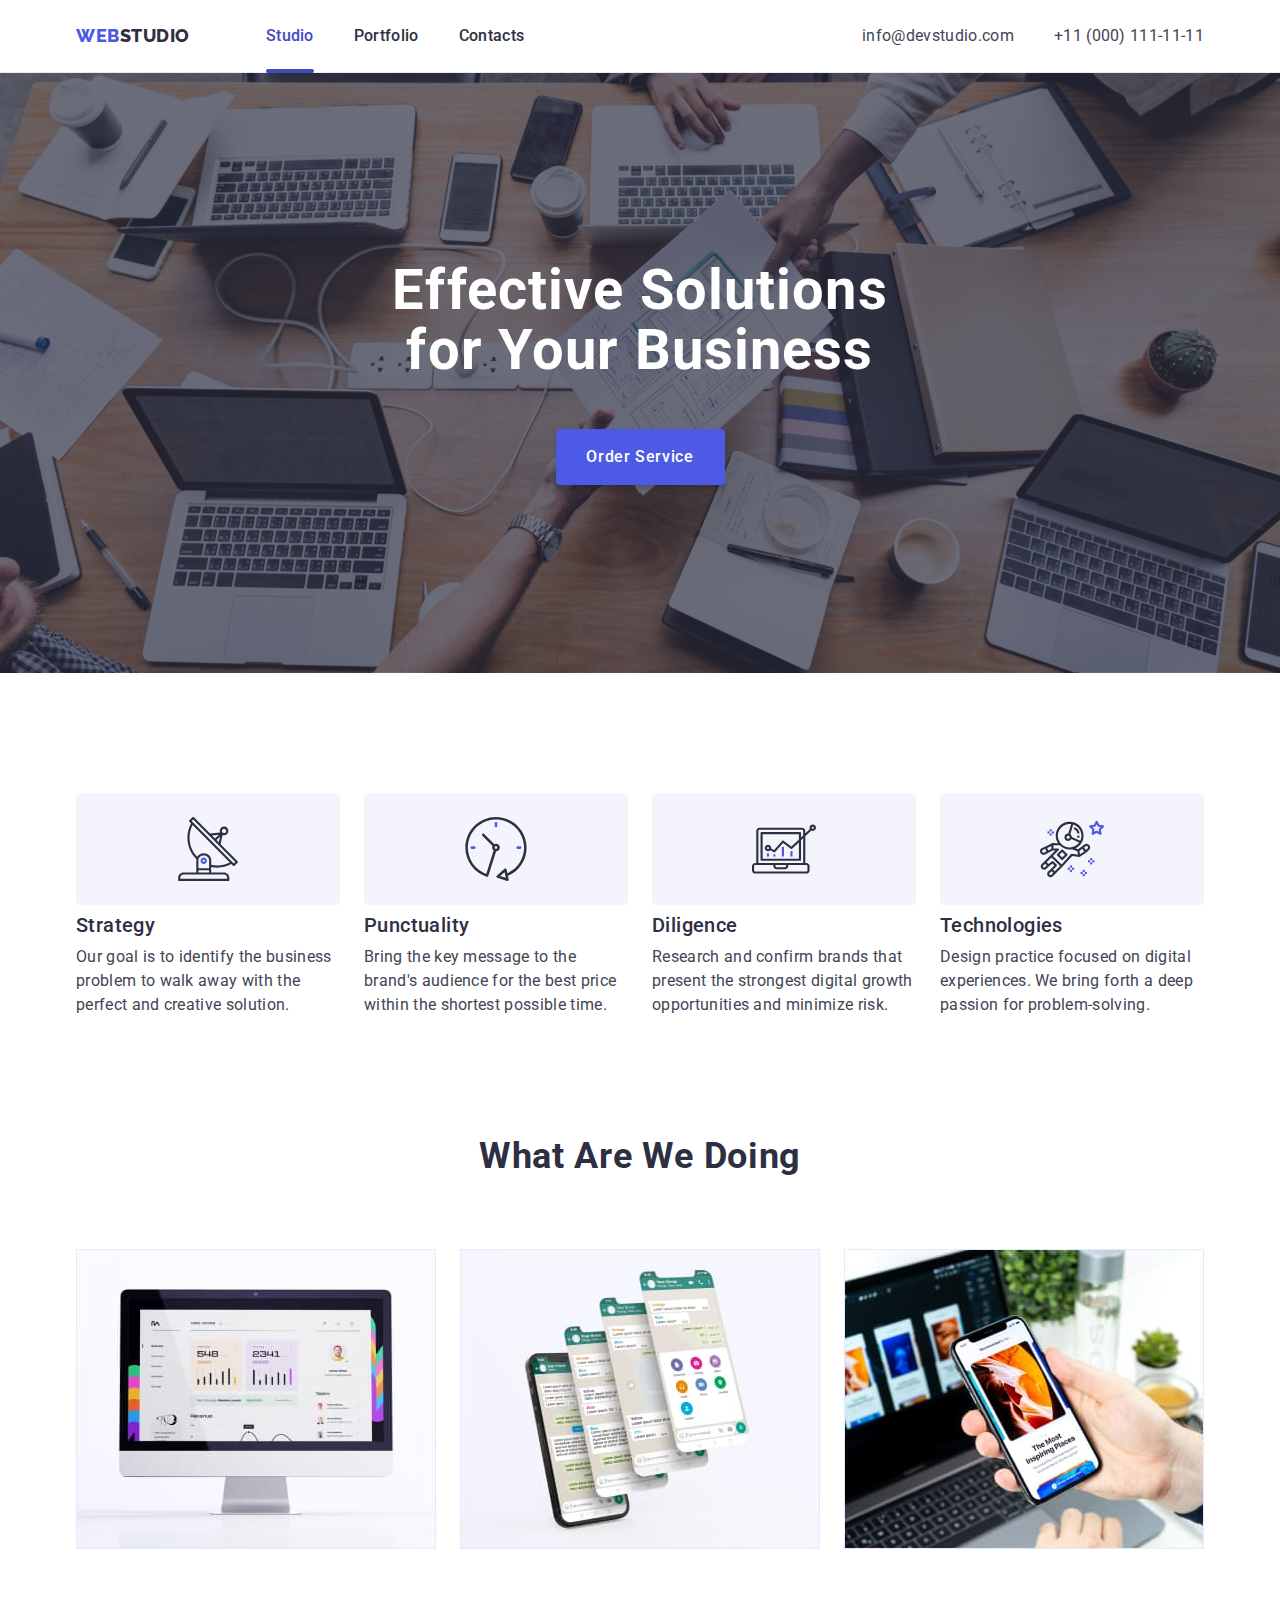
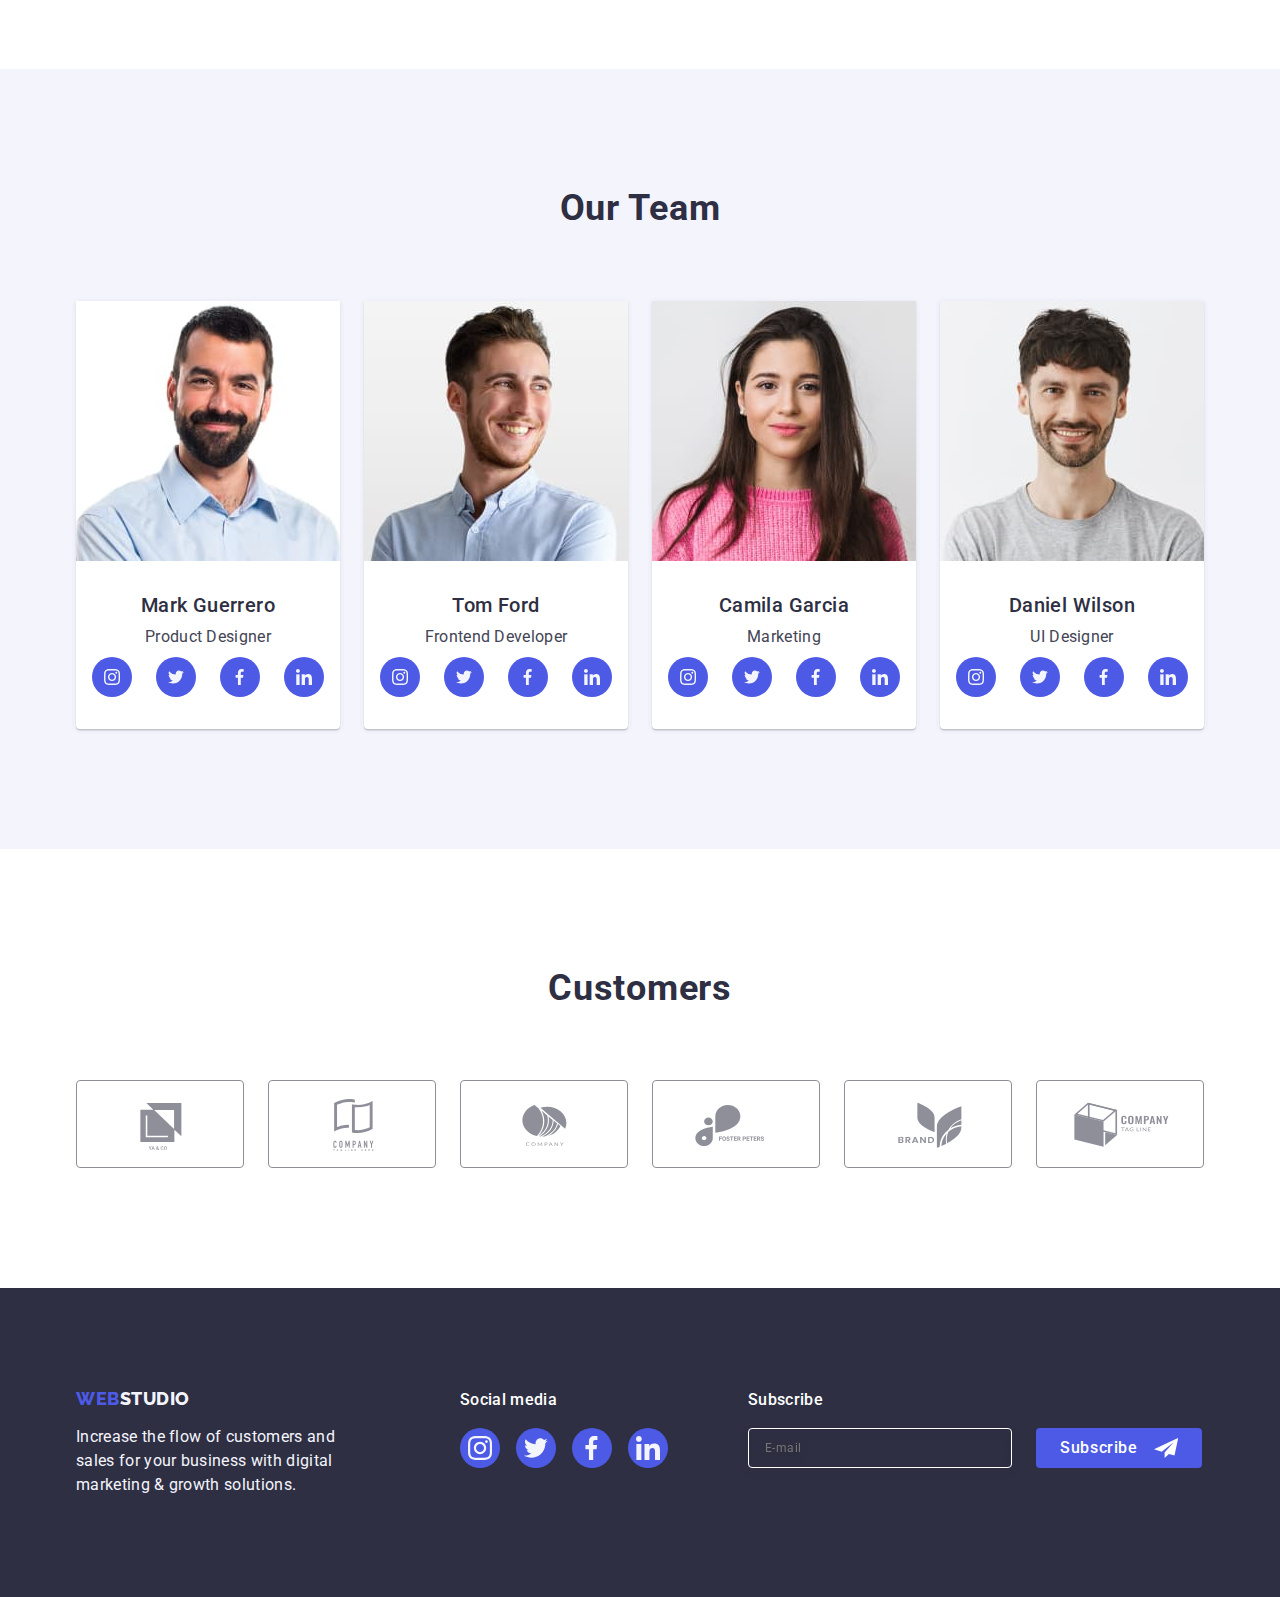
<file: index.html>
<!DOCTYPE html>
<html lang="en">
  <head>
    <meta charset="UTF-8" />
    <meta http-equiv="X-UA-Compatible" content="IE=edge" />
    <meta name="viewport" content="width=device-width, initial-scale=1.0" />
    <link rel="stylesheet" href="https://cdnjs.cloudflare.com/ajax/libs/modern-normalize/1.1.0/modern-normalize.min.css">
    <link rel="stylesheet" href="./css/styles.css" />
    <link rel="preconnect" href="https://fonts.googleapis.com" />
    <link rel="preconnect" href="https://fonts.gstatic.com" crossorigin />
    <link
      href="https://fonts.googleapis.com/css2?family=Montserrat:wght@400;700&family=Raleway:wght@800&family=Roboto:wght@400;500;700&display=swap"
      rel="stylesheet"
    />
    <title>site</title>
  </head>
  <body>
    <!--Navigation-->
    <header class="main-header">
      <div class="header-container container">
      <nav class="main-navigation">
        <a class="link-logo link" href="./index.html">Web<span class="logo-studio">Studio</span></a>
        <ul class="list-navigation list">
          <li class="list-nav"><a href="./index.html" class="list-link active-link link">Studio</a></li>
          <li class="list-nav"><a href="./portfolio.html" class="list-link  link">Portfolio</a></li>
          <li class="list-nav"><a href="" class="list-link  link">Contacts</a></li>
        </ul>
      </nav>
      <address class="adress-nav">
        <ul class="adress-list list">
          <li>
            <a href="mailto:info@devstudio.com" class="adress-link link">info@devstudio.com</a>
          </li>
          <li>
            <a href="tel:+110001111111" class="adress-link link">+11 (000) 111-11-11</a>
          </li>
        </ul>
      </address>
    </div>
    </header>
    <main>
      <!--hero images-1-->
      <section class="main-section">
        <div class="main-section-div container">
          <h1 class="main-text-head">Effective Solutions for Your Business</h1>
        <button type="button"  class="button-order" data-modal-open>Order Service</button>
        </div>
      </section>
      <!--strategy-2-->
      <section class="strategy-sec">
        <div class="strategy-block container">
        <h2 hidden class="text-hidden">hidden text</h2>
        <ul class="strategy-list list">
          <li class="strategy-list-second">
            <div class="strategy-list-icon">
        <svg class="strategy-icon" width="64" height="64">
            <use href="./images/icons.svg#icon-antenna"></use>
        </svg>

            </div>
            <h3 class="strategy-head">Strategy</h3>
            <p class="strategy-head-p">
              Our goal is to identify the business problem to walk away with the
              perfect and creative solution.</p></li>
            <li class="strategy-list-second">
              <div class="strategy-list-icon">
                <svg class="strategy-icon" width="64" height="64">
                    <use href="./images/icons.svg#icon-clock"></use>
                </svg>
        
                    </div>
              <h3 class="strategy-head">Punctuality</h3>
              <p class="strategy-head-p">
              Bring the key message to the brand's audience for the best price
              within the shortest possible time.</p></li>
          <li class="strategy-list-second">
            <div class="strategy-list-icon">
              <svg class="strategy-icon" width="64" height="64">
                  <use href="./images/icons.svg#icon-diagram"></use>
              </svg>
      
                  </div>
            <h3 class="strategy-head">Diligence</h3>
            <p class="strategy-head-p">
              Research and confirm brands that present the strongest digital
              growth opportunities and minimize risk.</p>
          </li>
          <li class="strategy-list-second">
            <div class="strategy-list-icon">
              <svg class="strategy-icon" width="64" height="64">
                  <use href="./images/icons.svg#icon-astronaut"></use>
              </svg>
      
                  </div>
            <h3 class="strategy-head">Technologies</h3>
            <p class="strategy-head-p">
              Design practice focused on digital experiences. We bring forth a
              deep passion for problem-solving.</p></li>
        </ul>
      </div>
      </section>
      <!--whatareyou-3-->
      <section class="what-are">
        <div class="div-whatareyou container">
        <h2 class="what-are-head">What are we doing</h2>
        <ul class="what-are-list list">
          <li class="what-are-list-sec">
            <img src="./images/mainpage/img1.jpg" alt="statistic" width="360" />
          </li>
          <li class="what-are-list-sec">
            <img src="./images/mainpage/img2.jpg" alt="apps" width="360" />
          </li>
          <li class="what-are-list-sec">
            <img src="./images/mainpage/img3.jpg" alt="mobile" width="360" />
          </li>
        </ul>
      </div>
      </section>
      <!--team-4-->
      <section class="team">
        <div class="team-div container">
        <h2 class="team-head">Our Team</h2>
        <ul class="team-list list">
          <li class="team-list-img">
            <img src="./images/mainpage/mark.jpg" alt="mark" width="264" />
            <div class="team-text-icon">
            <h3 class="team-list-name">Mark Guerrero</h3>
            <p class="team-list-prof">Product Designer</p>

            <ul class="team-list-sec list">
              <li class="team-list-icon ">
                <a href="#" class="team-link link">
                <svg class="team-icon" width="16" height="16">
                  <use href="./images/icons.svg#icon-instagram"></use>
                </svg>
              </a>
            </li>
              <li class="team-list-icon"><a href="#" class="team-link link">
                <svg class="team-icon" width="16" height="16">
                  <use href="./images/icons.svg#icon-twitter"></use>
                </svg>
              </a>
            </li>
              <li class="team-list-icon"><a href="#" class="team-link link">
                <svg class="team-icon" width="16" height="16">
                  <use href="./images/icons.svg#icon-facebook"></use>
                </svg>
              </a>
            </li>
              <li class="team-list-icon"><a href="#" class="team-link link">
                <svg class="team-icon" width="16" height="16">
                  <use href="./images/icons.svg#icon-linkedin"></use>
                </svg>
              </a>
            </li>

            </ul>
          </div>
          </li>
          <li class="team-list-img">
            <img src="./images/mainpage/tom.jpg" alt="tom" width="264" />
            <div class="team-text-icon">
            <h3 class="team-list-name">Tom Ford</h3>
            <p class="team-list-prof">Frontend Developer</p>
            <ul class="team-list-sec list">
              <li class="team-list-icon ">
                <a href="#" class="team-link link">
                <svg class="team-icon" width="16" height="16">
                  <use href="./images/icons.svg#icon-instagram"></use>
                </svg>
              </a>
            </li>
              <li class="team-list-icon"><a href="#" class="team-link link">
                <svg class="team-icon" width="16" height="16">
                  <use href="./images/icons.svg#icon-twitter"></use>
                </svg>
              </a>
            </li>
              <li class="team-list-icon"><a href="#" class="team-link link">
                <svg class="team-icon" width="16" height="16">
                  <use href="./images/icons.svg#icon-facebook"></use>
                </svg>
              </a>
            </li>
              <li class="team-list-icon"><a href="#" class="team-link link">
                <svg class="team-icon" width="16" height="16">
                  <use href="./images/icons.svg#icon-linkedin"></use>
                </svg>
              </a>
            </li>

            </ul>
          </div>
          </li>
          <li class="team-list-img">
            <img
              src="./images/mainpage/camilia.jpg" alt="camilia" width="264"/>
              <div class="team-text-icon">
            <h3 class="team-list-name">Camila Garcia</h3>
            <p class="team-list-prof">Marketing</p>
            <ul class="team-list-sec list">
              <li class="team-list-icon ">
                <a href="#" class="team-link link">
                <svg class="team-icon" width="16" height="16">
                  <use href="./images/icons.svg#icon-instagram"></use>
                </svg>
              </a>
            </li>
              <li class="team-list-icon"><a href="#" class="team-link link">
                <svg class="team-icon" width="16" height="16">
                  <use href="./images/icons.svg#icon-twitter"></use>
                </svg>
              </a>
            </li>
              <li class="team-list-icon"><a href="#" class="team-link link">
                <svg class="team-icon" width="16" height="16">
                  <use href="./images/icons.svg#icon-facebook"></use>
                </svg>
              </a>
            </li>
              <li class="team-list-icon"><a href="#" class="team-link link">
                <svg class="team-icon" width="16" height="16">
                  <use href="./images/icons.svg#icon-linkedin"></use>
                </svg>
              </a>
            </li>

            </ul>
          </div>
          </li>
          <li class="team-list-img">
            <img src="./images/mainpage/daniel.jpg" alt="daniel" width="264"/>
            <div class="team-text-icon">
            <h3 class="team-list-name">Daniel Wilson</h3>
            <p class="team-list-prof">UI Designer</p>
            <ul class="team-list-sec list">
              <li class="team-list-icon ">
                <a href="#" class="team-link link">
                <svg class="team-icon" width="16" height="16">
                  <use href="./images/icons.svg#icon-instagram"></use>
                </svg>
              </a>
            </li>
              <li class="team-list-icon"><a href="#" class="team-link link">
                <svg class="team-icon" width="16" height="16">
                  <use href="./images/icons.svg#icon-twitter"></use>
                </svg>
              </a>
            </li>
              <li class="team-list-icon"><a href="#" class="team-link link">
                <svg class="team-icon" width="16" height="16">
                  <use href="./images/icons.svg#icon-facebook"></use>
                </svg>
              </a>
            </li>
              <li class="team-list-icon"><a href="#" class="team-link link">
                <svg class="team-icon" width="16" height="16">
                  <use href="./images/icons.svg#icon-linkedin"></use>
                </svg>
              </a>
            </li>
            </ul>
          </div>
          </li>
        </ul>
      </div>
      </section>
<!-- customers section -->
<section class="customers-sec">
<div class="customers-div container">
  <h2 class="customers-name">Customers</h2>
  <ul class="customers-logs list">
    <li class="customers-list">
      <a href="#" class="customers-link link">
      <svg class="customers-logo" width="104" height="56">
        <use href="./images/icons.svg#icon-ya-co"></use>
      </svg>
    </a>
    </li>
    <li class="customers-list">
      <a href="#" class="customers-link link">
        <svg class="customers-logo" width="104" height="56">
          <use href="./images/icons.svg#icon-tagline-com"></use>
        </svg>
      </a>
    </li>
    <li class="customers-list">
      <a href="#" class="customers-link link">
      <svg class="customers-logo" width="104" height="56">
        <use href="./images/icons.svg#icon-logo-company"></use>
      </svg>
    </a>
    </li>
    <li class="customers-list">
      <a href="#" class="customers-link link">
      <svg class="customers-logo" width="104" height="56">
        <use href="./images/icons.svg#icon-foster-peters"></use>
      </svg>
    </a>
    </li>
    <li class="customers-list">
      <a href="#" class="customers-link link">
      <svg class="customers-logo" width="104" height="56">
        <use href="./images/icons.svg#icon-logo-brand"></use>
      </svg>
    </a>
    </li>
    <li class="customers-list">
      <a href="#" class="customers-link link">
      <svg class="customers-logo" width="104" height="56">
        <use href="./images/icons.svg#icon-company-tag"></use>
      </svg>
    </a>
    </li>
  </ul>
</div>


</section>

    </main>
    <!--footer-->
    <footer class="footer">
      <div class="footer-main-section container">
      <div class="footer-main">
      <a class="link-logo link link-logo-footer" href="./index.html"
        >Web<span class="logo-footer">Studio</span></a>
      <p class="footer-text">
        Increase the flow of customers and sales for your business with digital
        marketing & growth solutions.
      </p>
    </div>
    <!-- social link -->
    <div class="footer-social-link">
      <p class="social-link">Social media</p>
      <ul class="social-list-link list">
        <li class="social-list-icon">
          <a href="#" class="social-link-icon link">
            <svg class="footer-icons" width="24" height="24">
              <use href="./images/icons.svg#icon-instagram"></use>
            </svg>
          </a>
        </li>
        <li class="social-list-icon">
          <a href="#" class="social-link-icon link">
            <svg class="footer-icons" width="24" height="24">
              <use href="./images/icons.svg#icon-twitter"></use>
            </svg>
          </a>
        </li>
        <li class="social-list-icon"><a href="#" class="social-link-icon link">
          <svg class="footer-icons" width="24" height="24">
            <use href="./images/icons.svg#icon-facebook"></use>
          </svg>
        </a></li>
        <li class="social-list-icon"><a href="#" class="social-link-icon link">
          <svg class="footer-icons" width="24" height="24">
            <use href="./images/icons.svg#icon-linkedin"></use>
          </svg>
        </a></li>
      </ul>
    </div>
  <!-- subscribe -->
  <div class="subscribe-container">
    <p class="sub-text">Subscribe</p>
    <form class="sub-form">
      <label class="subscribe-label">
  <input class="sub-input" type="email" name="email"  placeholder="E-mail">
</label>
    <button type="submit" class="submit-button">Subscribe
      <svg class="icon-send" width="24" height="24">
        <use href="./images/icons.svg#icon-send"></use>
      </svg>
    </button>
  </form>



   </div>
  </div>
    </footer>


    <!-- modal -->
    <div class="backdrop-modal is-hidden" data-modal>
      <div class="modal-window">
        <button type="button" class="button-close-modal" data-modal-close>
          <svg class="modal-icons-close" width="8" height="8">
            <use href="./images/icons.svg#icon-close"></use>
          </svg>
        </button>

      <p class="modal-text-info">Leave your contacts and we will call you back</p>
<form class="modal-inputs">

<div class="form-container">
<label class="label-input" for="user-name">Name</label>
  <div class="modal-input-cont">
<input class="contact-input" type="text" name="user-name" id="user-name">
<svg class="modal-icon-input" width="18" height="24">
  <use href="./images/icons.svg#icon-user"></use>
</svg>
  </div>
</div>

<div class="form-container">
<label class="label-input" for="user-phone">Phone</label>
  <div class="modal-input-cont">
  <input class="contact-input" type="tel" name="user-phone" id="user-phone">
  <svg class="modal-icon-input" width="18" height="24">
  <use href="./images/icons.svg#icon-tel"></use>
</svg>
  </div>
</div>

<div class="form-container">
  <label class="label-input" for="user-email">Email</label>
  <div class="modal-input-cont">
    <input class="contact-input" type="email" name="user-email" id="user-email">
    <svg class="modal-icon-input" width="18" height="24">
      <use href="./images/icons.svg#icon-email"></use>
    </svg>
  </div>
</div>

  <div class="textarea-coment-div">
    <label class="label-input" for="user-comment">Comment</label>
      <textarea class="textarea-coment" name="user-comment" id="user-comment" placeholder="Text input"></textarea>
  </div>
<div class="div-chexbox-input">
      
      <input class="chexbox-policy visually-hidden" type="checkbox" name="user-privacy" value="true" id="user-privacy" required>
      <label class="label-input-chexbox" for="user-privacy">
        <span class="chexbox-custom"><svg class="chexbox-custom-img" width="10" height="8">
        <use href="./images/icons.svg#icon-okay" class="chexbox-custom-icon"></use>
      </svg></span>
        I accept the terms and conditions of the <a href="/" class="privacy-policy-text">Privacy Policy</a> 
       </label>
        
    </div>
      <button class="input-button-accept" type="submit">Send</button>




</form>

      </div>
    </div>
    <!-- modal close -->

      <!-- script enable -->
      <script src="./js/modal.js"></script>
<!-- test -->




  </body>
</html>
</file>
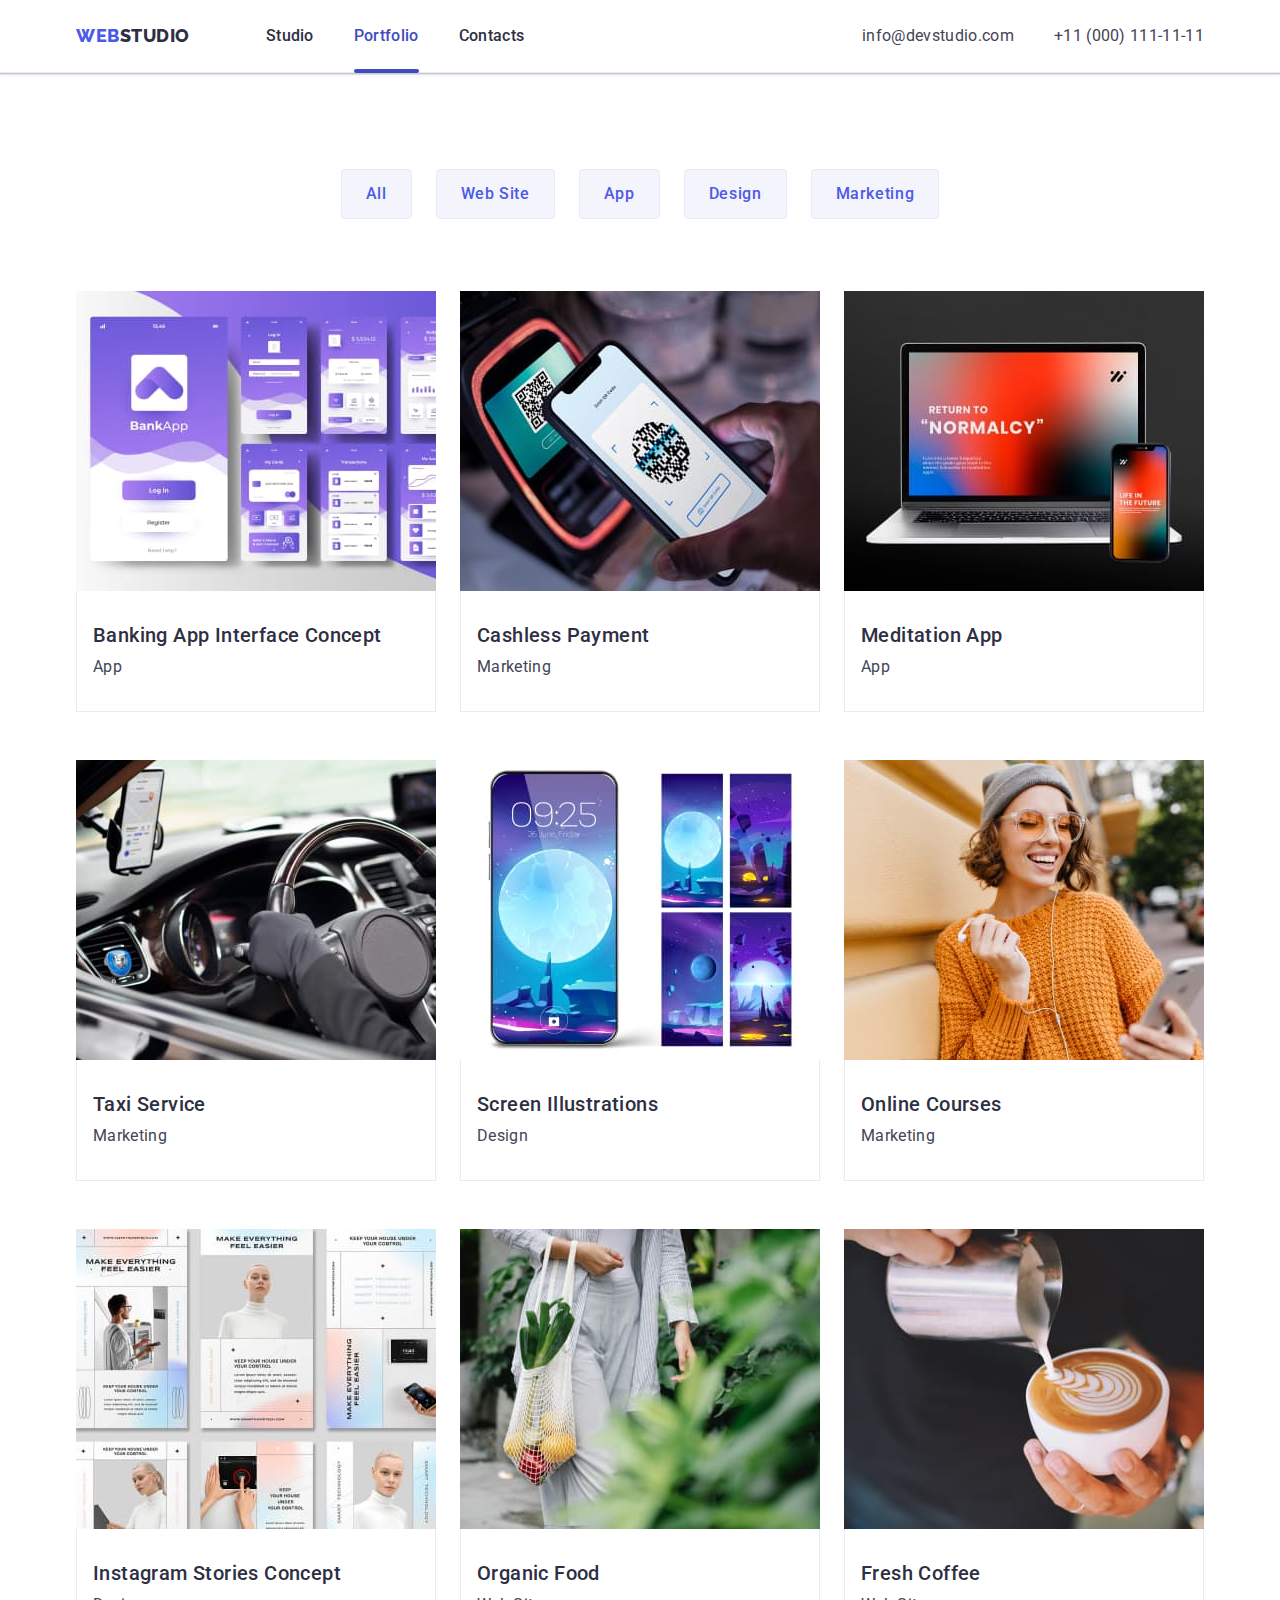
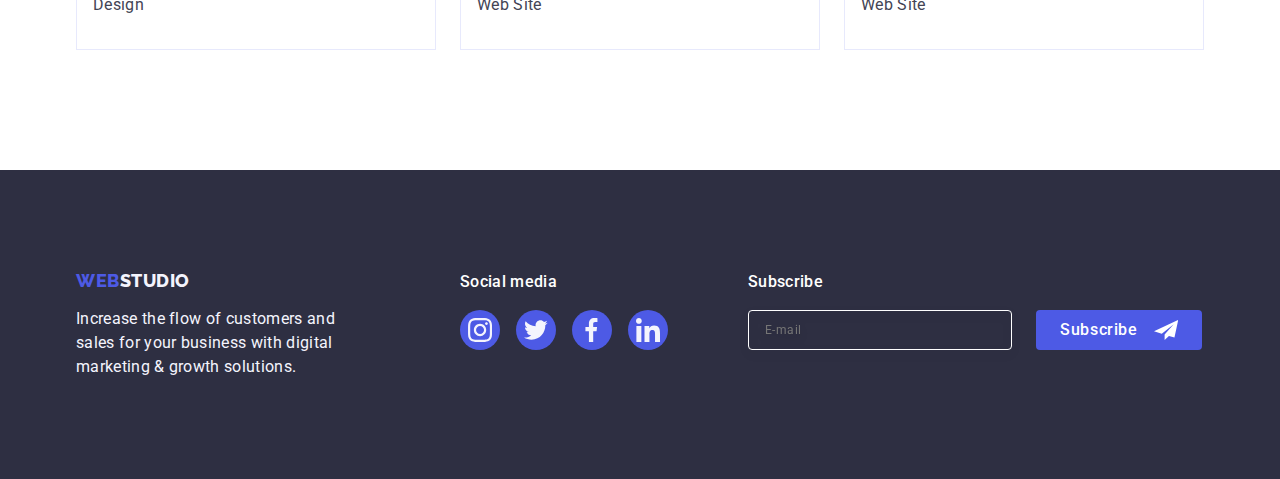
<file: portfolio.html>
<!DOCTYPE html>
<html lang="en">
  <head>
    <meta charset="UTF-8" />
    <meta http-equiv="X-UA-Compatible" content="IE=edge" />
    <meta name="viewport" content="width=device-width, initial-scale=1.0" />
    <link rel="stylesheet" href="https://cdnjs.cloudflare.com/ajax/libs/modern-normalize/1.1.0/modern-normalize.min.css">
    <link rel="stylesheet" href="./css/styles.css" />
    <link rel="preconnect" href="https://fonts.googleapis.com" />
    <link rel="preconnect" href="https://fonts.gstatic.com" crossorigin />
    <link
      href="https://fonts.googleapis.com/css2?family=Montserrat:wght@400;700&family=Raleway:wght@800&family=Roboto:wght@400;500;700&display=swap"
      rel="stylesheet"
    />
    <title>Portfolio</title>
  </head>
  <body>
    <!--Navigation-->
    <header class="main-header">
      <div class="header-container container">
      <nav class="main-navigation">
        <a class="link-logo link" href="./index.html">Web<span class="logo-studio">Studio</span></a>
        <ul class="list-navigation list">
          <li class="list-nav"><a href="./index.html" class="list-link  link">Studio</a></li>
          <li class="list-nav">
            <a href="./portfolio.html" class="list-link active-link link">Portfolio</a>
          </li>
          <li class="list-nav">
            <a href="" class="list-link  link">Contacts</a>
          </li>
        </ul>
      </nav>
      <address class="adress-nav">
        <ul class="adress-list list">
          <li>
            <a href="mailto:info@devstudio.com" class="adress-link link">info@devstudio.com</a>
          </li>
          <li>
            <a href="tel:+110001111111" class="adress-link link">+11 (000) 111-11-11</a>
          </li>
        </ul>
      </address>
      </div>
    </header>
    <main>
      <!--Filter buttons-->
      <section class="portfolio-section">
        <div class="portfolio-div container">
        <h1 hidden class="port-hidden list">LOren ipsum</h1>
        <ul class="buttons-filters list">
          <li><button class="portfolio-btn" type="button">All</button></li>
          <li><button class="portfolio-btn" type="button">Web Site</button></li>
          <li><button class="portfolio-btn" type="button">App</button></li>
          <li><button class="portfolio-btn" type="button">Design</button></li>
          <li><button class="portfolio-btn" type="button">Marketing</button></li>
      </ul>
        <!--Photo main-->
        <ul class="photo-port list">
          <li class="photo-port-list">
            
            <a href="" class="photo-port-link link">
              <div class="overlay-port">
              <img
              src="./images/portfolio/bankapp.jpg"
              alt="baknking app"
              width="360"/>
              <p class="overlay-text">14 Stylish and User-Friendly App Design Concepts · Task Manager App · Calorie Tracker App · Exotic Fruit Ecommerce App · Cloud Storage App</p>
            </div>
              <div class="photo-name-tag">
               
            <h2 class="photo-name">Banking App Interface Concept</h2>
            <p class="photo-tag">App</p></div></a>
          </li>
          <li class="photo-port-list">
            
            <a href="" class="photo-port-link link">
              <div class="overlay-port">
              <img
              src="./images/portfolio/payment.jpg"
              alt="nfc payment"
              width="360"/>
              <p class="overlay-text">14 Stylish and User-Friendly App Design Concepts · Task Manager App · Calorie Tracker App · Exotic Fruit Ecommerce App · Cloud Storage App</p>
            </div>
              <div class="photo-name-tag">
            <h2 class="photo-name">Cashless Payment</h2>
            <p class="photo-tag">Marketing</p></div></a>
          </li>
          <li class="photo-port-list">
            
            <a href="" class="photo-port-link link">
              <div class="overlay-port">
              <img src="./images/portfolio/meditationapp.jpg"
              alt="notebook and mobile"
              width="360"/>
              <p class="overlay-text">14 Stylish and User-Friendly App Design Concepts · Task Manager App · Calorie Tracker App · Exotic Fruit Ecommerce App · Cloud Storage App</p>
            </div>
              <div class="photo-name-tag">
            <h2 class="photo-name">Meditation App</h2>
            <p class="photo-tag">App</p></div></a>
          </li>
          <li class="photo-port-list">
            
            <a href="" class="photo-port-link link">
              <div class="overlay-port">
              <img src="./images/portfolio/taxiservices.jpg"
              alt="driving auto"
              width="360"/>
              <p class="overlay-text">14 Stylish and User-Friendly App Design Concepts · Task Manager App · Calorie Tracker App · Exotic Fruit Ecommerce App · Cloud Storage App</p>
            </div>
              <div class="photo-name-tag">
            <h2 class="photo-name">Taxi Service</h2>
            <p class="photo-tag">Marketing</p></div></a>
          </li>
          <li class="photo-port-list">
            
            <a href="" class="photo-port-link link">
              <div class="overlay-port">
              <img src="./images/portfolio/screenilustration.jpg"
              alt="images in phone"
              width="360"/>
              <p class="overlay-text">14 Stylish and User-Friendly App Design Concepts · Task Manager App · Calorie Tracker App · Exotic Fruit Ecommerce App · Cloud Storage App</p>
              </div>

              <div class="photo-name-tag">
            <h2 class="photo-name">Screen Illustrations</h2>
            <p class="photo-tag">Design</p></div></a>
          </li>
          <li class="photo-port-list">
           <a href="" class="photo-port-link link">
            <div class="overlay-port">
            <img src="./images/portfolio/onlinecources.jpg"
            alt="girl and mobile phone"
            width="360"/>
            <p class="overlay-text">14 Stylish and User-Friendly App Design Concepts · Task Manager App · Calorie Tracker App · Exotic Fruit Ecommerce App · Cloud Storage App</p>
          </div>
            <div class="photo-name-tag">
          <h2 class="photo-name">Online Courses</h2>
          <p class="photo-tag">Marketing</p></div></a> 
          </li>
          <li class="photo-port-list">
            <a href="" class="photo-port-link link">
              <div class="overlay-port">
              <img src="./images/portfolio/instagramstories.jpg"
              alt="instagram pictures"
              width="360"/>
              <p class="overlay-text">14 Stylish and User-Friendly App Design Concepts · Task Manager App · Calorie Tracker App · Exotic Fruit Ecommerce App · Cloud Storage App</p>
            </div>
              <div class="photo-name-tag">
            <h2 class="photo-name">Instagram Stories Concept</h2>
            <p class="photo-tag">Design</p></div></a>
          </li>
          <li class="photo-port-list">
           <a href="" class="photo-port-link link">
            <div class="overlay-port">
            <img src="./images/portfolio/organicfood.jpg"
            alt="bag with vegetables"
            width="360"/>
            <p class="overlay-text">14 Stylish and User-Friendly App Design Concepts · Task Manager App · Calorie Tracker App · Exotic Fruit Ecommerce App · Cloud Storage App</p>
            </div>

            <div class="photo-name-tag">
          <h2 class="photo-name">Organic Food</h2>
          <p class="photo-tag">Web Site</p></div></a> 
          </li>
          <li class="photo-port-list">
            <a href="" class="photo-port-link link">
              <div class="overlay-port">
              <img src="./images/portfolio/coffie.jpg"
              alt="barista makes coffee"
              width="360"/>
              <p class="overlay-text">14 Stylish and User-Friendly App Design Concepts · Task Manager App · Calorie Tracker App · Exotic Fruit Ecommerce App · Cloud Storage App</p>
              </div>
              <div class="photo-name-tag">
            <h2 class="photo-name">Fresh Coffee</h2>
            <p class="photo-tag">Web Site</p></div></a>
          </li>
        </ul>
      </div>
      </section>
    </main>
    <!--footer-->
    <footer class="footer">
      <div class="footer-main-section container">
      <div class="footer-main">
      <a class="link-logo link link-logo-footer" href="./index.html"
        >Web<span class="logo-footer">Studio</span></a>
      <p class="footer-text">
        Increase the flow of customers and sales for your business with digital
        marketing & growth solutions.
      </p>
    </div>
    <div class="footer-social-link">
      <p class="social-link">Social media</p>
      <ul class="social-list-link list">
        <li class="social-list-icon">
          <a href="#" class="social-link-icon link">
            <svg class="footer-icons" width="24" height="24">
              <use href="./images/icons.svg#icon-instagram"></use>
            </svg>
          </a>
        </li>
        <li class="social-list-icon">
          <a href="#" class="social-link-icon link">
            <svg class="footer-icons" width="24" height="24">
              <use href="./images/icons.svg#icon-twitter"></use>
            </svg>
          </a>
        </li>
        <li class="social-list-icon"><a href="#" class="social-link-icon link">
          <svg class="footer-icons" width="24" height="24">
            <use href="./images/icons.svg#icon-facebook"></use>
          </svg>
        </a></li>
        <li class="social-list-icon"><a href="#" class="social-link-icon link">
          <svg class="footer-icons" width="24" height="24">
            <use href="./images/icons.svg#icon-linkedin"></use>
          </svg>
        </a></li>
      </ul>

    </div>
<!-- subscribe -->
<div class="subscribe-container">
  <p class="sub-text">Subscribe</p>
  <form class="sub-form">
    <label class="subscribe-label">
<input class="sub-input" type="email" name="email"  placeholder="E-mail">
</label>
  <button type="submit" class="submit-button">Subscribe
    <svg class="icon-send" width="24" height="24">
      <use href="./images/icons.svg#icon-send"></use>
    </svg>
  </button>
</form>



 </div>
<!-- subscribe close -->
  </div>
    </footer>
  </body>
</html>
</file>
<file: css/styles.css>
:root {
  --maint-font: "Roboto", sans-serif;
  --secondary-font: "Raleway", sans-serif;
  --back-color: #ffffff;
  --color-sec: #434455;
  --color-main: #2e2f42;
  --color-button: #4d5ae5;
  --border-button: #e7e9fc;
  --color-link:#8e8f99;
}
body {
  font-family: var(--maint-font);
  background-color: var(--back-color);
  color: var(--color-sec);
}
/* delete margin  */
h1,
h2,
h3,
h4,
p {
  margin-top: 0;
  margin-bottom: 0;
}
ol,
ul {
  margin-top: 0;
  margin-bottom: 0;
  padding-left: 0;
}
img {
  display: block;
}

.container {
  width: 1158px;
  margin-left: auto;
  margin-right: auto;
  padding-left: 15px;
  padding-right: 15px;
}

/* navigation link */
.link-logo {
  font-family: var(--secondary-font);
  font-weight: 800;
  font-size: 18px;
  line-height: 1.17;
  align-items: center;
  letter-spacing: 0.03em;
  text-transform: uppercase;
  color: #4d5ae5;
  margin-right: 76px;
}

.logo-studio {
  font-family: var(--secondary-font);
  text-transform: uppercase;
  color: var(--color-main);
}
/* delete point */
.list {
  list-style: none;
}
/* delete down line */
.link {
  text-decoration: none;
}
/* style button */
button {
  cursor: pointer;
}

/* header */
.main-header {
  border-bottom: 1px solid #e7e9fc;
  box-shadow: 0px 2px 1px rgba(46, 47, 66, 0.08), 0px 1px 1px rgba(46, 47, 66, 0.16), 0px 1px 6px rgba(46, 47, 66, 0.08);}
.main-navigation {
  display: flex;
  align-items: center;
}

.list-navigation {
  display: flex;
  gap: 40px;
}

.header-container {
  display: flex;
  align-items: center;
}

/* list navigation */

.list-link {
  display: block;
  font-weight: 500;
  font-size: 16px;
  line-height: 24px;
  letter-spacing: 0.02em;
  color: var(--color-main);
  padding-top: 24px;
  padding-bottom: 24px;
  transition-property: color;
  transition-duration: 250ms;
  transition-timing-function: cubic-bezier(0.4, 0, 0.2, 1);
}
.list-link:hover,
.list-link:focus {
  color: #404bbf;
}

.active-link {color: #404bbf;
  position: relative;
  transition: color 250ms cubic-bezier(0.4, 0, 0.2, 1);
}
.active-link::after {
  content: "";
  display: block;
  background-color: #404BBF;
    border-radius: 2px;
    width: 100%;
    height: 4px;
    left: 0px;
    bottom: -1px;
    position: absolute;
}

/* mobile and mail */
.adress-list {
  display: flex;
  gap: 40px;
}

.adress-nav {
  font-style: normal;
  font-weight: 400;
  font-size: 16px;
  line-height: 1.5;
  letter-spacing: 0.02em;
  color: var(--color-sec);
  margin-left: auto;
}

.adress-link {
  font-weight: 400;
  font-size: 16px;
  line-height: 24px;
  letter-spacing: 0.02em;
  color: var(--color-sec);
  transition-property: color;
  transition-duration: 250ms;
  transition-timing-function: cubic-bezier(0.4, 0, 0.2, 1);
}

.adress-link:focus,
.adress-link:hover {
  color: #404bbf;
}
/* hero page  and button*/
.main-section {
  padding: 188px 0;
  background-color: #2e2f42;
  background-image: linear-gradient(
      rgba(46, 47, 66, 0.7),
      rgba(46, 47, 66, 0.7)),
    url("../images/hero-section/background.jpg");
  background-size: cover;
  max-width: 1440px;
  margin-left: auto;
  margin-right: auto;
  background-repeat: no-repeat;
  background-position: center;
}


.main-text-head {
  font-weight: 700;
  font-size: 56px;
  line-height: 1.07;
  max-width: 496px;
  text-align: center;
  letter-spacing: 0.02em;
  color: #ffffff;
  margin-left: auto;
  margin-right: auto;
  margin-bottom: 48px;
}
.button-order {
  display: block;
  font-family: var(--maint-font);
  min-width: 169px;
  min-height: 56px;
  left: 636px;
  top: 428px;
  background: #4d5ae5;
  box-shadow: 0px 4px 4px rgba(0, 0, 0, 0.15);
  border: none;
  border-radius: 4px;
  /* text in  button */
  font-weight: 500;
  font-size: 16px;
  line-height: 24px;
  align-items: center;
  letter-spacing: 0.04em;
  color: #ffffff;
  margin-left: auto;
  margin-right: auto;
  transition: background-color 250ms cubic-bezier(0.4, 0, 0.2, 1);
}

/* background button */
.button-order:hover,
.button-order:focus {
  background-color: #404bbf;
}

/* strategy 2 */
.strategy-sec {
  padding-top: 120px;
  padding-bottom: 120px;
}
.strategy-head {
  font-style: normal;
  font-weight: 500;
  font-size: 20px;
  line-height: 24px;
  letter-spacing: 0.02em;
  color: #2e2f42;
  margin-bottom: 8px;
}
.strategy-head-p {
  font-weight: 400;
  font-size: 16px;
  line-height: 24px;
  letter-spacing: 0.02em;
  color: #434455;
}
.strategy-list {
  display: flex;
  gap: 24px;
}
.strategy-list-second {
  width: calc((100% - 72px) / 4);
}

.strategy-list-icon {
  display: flex;
  margin-bottom: 8px;
  background-color: #f4f4fd;
  border-radius: 4px;
  height: 112px;
  justify-content: center;
  align-items: center;
}

/* what are you 3*/
.what-are-head {
  font-weight: 700;
  font-size: 36px;
  line-height: 1.11;
  text-align: center;
  letter-spacing: 0.02em;
  text-transform: capitalize;
  color: #2e2f42;
  margin-bottom: 72px;
}
.what-are-list {
  display: flex;
  gap: 24px;
}
.what-are-list-sec {
  width: calc((100%-48px) / 3);
}
.what-are {
  padding-bottom: 120px;
}

/* team section 4 */
.team {
  background-color: #f4f4fd;
  padding-top: 120px;
  padding-bottom: 120px;
}
.team-list {
  display: flex;
  gap: 24px;
}

.team-list-prof {margin-bottom: 8px;}
.team-text-icon {padding-top: 32px;padding-bottom: 32px;}

.team-head {
  font-weight: 700;
  font-size: 36px;
  line-height: 1.11;
  text-align: center;
  letter-spacing: 0.02em;
  text-transform: capitalize;
  color: #2e2f42;
  margin-bottom: 72px;
}
/* team list */
.team-list-name {
  font-weight: 500;
  font-size: 20px;
  line-height: 24px;
  letter-spacing: 0.02em;
  color: #2e2f42;
  text-align: center;
  margin-bottom: 8px;
}

/* .team-text-icon {} */
.team-list-img {
  background-color: #ffffff;
  width: calc((100% - 72px) / 4);
  border-radius: 0px 0px 4px 4px;

  box-shadow: 0px 1px 6px rgba(46, 47, 66, 0.08), 0px 1px 1px rgba(46, 47, 66, 0.16), 0px 2px 1px rgba(46, 47, 66, 0.08);;}
/* team icons */

.team-list-sec {display: flex;
gap: 24px;
justify-content: center;}
.team-link {
  fill: #F4F4FD;
  display: flex;
  height: 40px;
  width: 40px;
  align-items: center;
  justify-content: center;
  background-color: var(--color-button);
  border-radius: 50%;
transition: background-color 250ms cubic-bezier(0.4, 0, 0.2, 1);}

  .team-link:hover,
  .team-link:focus {
    background-color: #404BBF;
  }


/* team list profession (p) */
.team-list-prof {
  font-weight: 400;
  font-size: 16px;
  line-height: 24px;
  letter-spacing: 0.02em;
  color: #434455;
  text-align: center;
}

/* customers section */
.customers-sec {
  padding-top: 120px;
  padding-bottom: 120px;
}
.customers-name {
  font-style: normal;
  font-weight: 700;
  font-size: 36px;
  line-height: 1.1;
  text-align: center;
  letter-spacing: 0.02em;
  text-transform: capitalize;
  color: var(--color-main);
  margin-bottom: 72px;
}

.customers-logs {
  display: flex;
  gap: 24px;
  height: 88px;
}
.customers-logo {
  fill: currentColor;
}
.customers-logo:hover,
.customers-logo:focus {
  fill: #404bbf;
}

.customers-link {
  display: flex;
  justify-content: center;
  align-items: center;
  width: 100%;
  height: 100%;
  border: 1px solid #8e8f99;
  border-radius: 4px;
  color:var(--color-link);
 transition: border-color 250ms cubic-bezier(0.4, 0, 0.2, 1), color 250ms cubic-bezier(0.4, 0, 0.2, 1);
}

.customers-link:hover,
.customers-link:focus {
  color: #404bbf;
  border: 1px solid #404bbf;
}
.customers-list {
  width: calc((100% - 120px) / 6);
}

/* footer logo and text */
.link-logo-footer {
  display: inline-block;
}
.footer {
  background-color: #2e2f42;
  padding-top: 100px;
  padding-bottom: 100px;
}
.logo-footer {
  font-weight: 800;
  font-size: 18px;
  line-height: 21px;

  align-items: center;
  letter-spacing: 0.03em;
  text-transform: uppercase;
  color: #f4f4fd;
}
.footer-text {
  max-width: 264px;
  font-weight: 400;
  font-size: 16px;
  line-height: 24px;
  letter-spacing: 0.02em;
  color: #f4f4fd;
}

.link-logo-footer {
  margin-bottom: 16px;
  margin-right: 0;
}

.social-link {
  font-style: normal;
  font-weight: 500;
  font-size: 16px;
  line-height: 24px;
  letter-spacing: 0.02em;
  color: #ffffff;
  margin-bottom: 16px;
}

.footer-main {
  margin-right: 120px;
}
.footer-main-section {
  display: flex;
  align-items: baseline;
}
/* icon footer */
.social-list-link {display: flex; gap: 16px;}

.social-link-icon {display: flex;
fill: #F4F4FD;
background-color: var(--color-button);
border-radius: 50%;
width: 40px;
height: 40px;
align-items: center;
justify-content: center;
transition: background-color 250ms cubic-bezier(0.4, 0, 0.2, 1);
}
.social-link-icon:hover,
.social-link-icon:focus {background-color: #31D0AA;}
/* subscriber container */

.subscribe-container {margin-left: 80px;}

.sub-text {
  font-style: normal;
  font-weight: 500;
  font-size: 16px;
  line-height: 24px;
  letter-spacing: 0.02em;
  color: #FFFFFF;
  margin-bottom: 16px;}

.sub-input {
  /* text v inpute */
font-style: normal;
font-weight: 400;
font-size: 12px;
line-height: 1.5;
letter-spacing: 0.04em;
color: #FFFFFF;
  /* razmetka */
  width: 264px;
  height: 40px;
  padding: 8px 16px;
  border: 1px solid #FFFFFF;
  background-color: transparent;
  filter: drop-shadow(0px 4px 4px rgba(0, 0, 0, 0.15));
  border-radius: 4px;
  }
  .subscribe-label {margin-right: 24px;
}

.sub-form {display: flex;}

.submit-button {
  /* text button */
font-style: normal;
font-weight: 500;
font-size: 16px;
line-height: 24px;
letter-spacing: 0.04em;
color: #FFFFFF;
justify-content: center;
align-items: center;
/* razmetka */
  
  display: flex;
  padding: 8px 24px;
  min-width: 165px;
  min-height: 40px;
  background-color: #4D5AE5;
  border-radius: 4px;
  border: none;
  transition:background-color 250ms cubic-bezier(0.4, 0, 0.2, 1);}

  .submit-button:focus,
  .submit-button:hover {background-color: #404BBF;}

.icon-send {justify-content: center;
  align-items: center;
margin-left: 16px;}

/* icon footer end */


/* PORTFOLIO CSS */
/* PORTFOLIO CSS */
/* PORTFOLIO CSS */

/* Filter buttons */
.portfolio-btn {
  font-family: var(--maint-font);
  font-style: normal;
  font-weight: 500;
  font-size: 16px;
  line-height: 24px;
  display: flex;
  align-items: center;
  text-align: center;
  letter-spacing: 0.04em;
  color: var(--color-button);
  border: 1px solid var(--border-button);
  background: #f4f4fd;
  border-radius: 4px;
  cursor: pointer;
  padding: 12px 24px;
  transition: color 250ms cubic-bezier(0.4, 0, 0.2, 1), background-color 250ms cubic-bezier(0.4, 0, 0.2, 1), border-color 250ms cubic-bezier(0.4, 0, 0.2, 1), box-shadow 250ms cubic-bezier(0.4, 0, 0.2, 1);
}
.portfolio-btn:focus,
.portfolio-btn:hover {
  background-color: #404bbf;
  color: #ffffff;
  border: 1px solid transparent;
  box-shadow: 0px 3px 1px rgba(0, 0, 0, 0.1), 0px 2px 1px rgba(0, 0, 0, 0.08),
    0px 2px 2px rgba(0, 0, 0, 0.12);
}
/* photo list */
.photo-name {
  font-weight: 500;
  font-size: 20px;
  line-height: 24px;
  letter-spacing: 0.02em;
  color: #2e2f42;
}
.photo-tag {
  font-weight: 400;
  font-size: 16px;
  line-height: 24px;
  letter-spacing: 0.02em;
  color: #434455;
}
.portfolio-section {
  padding-top: 96px;
  padding-bottom: 120px;
}

.buttons-filters {
  display: flex;
  justify-content: center;
  gap: 24px;
  margin-bottom: 72px;
}
/* photo main  */
.photo-port {
  display: flex;
  flex-wrap: wrap;
  gap: 48px 24px;
}

.photo-port-list {
  width: calc((100% - 48px) / 3);
}
.photo-port-link {display: block;
  transition: box-shadow 250ms cubic-bezier(0.4, 0, 0.2, 1);}
.photo-port-link:hover,
.photo-port-link:focus {box-shadow: 0px 1px 6px rgba(46, 47, 66, 0.08),
  0px 1px 1px rgba(46, 47, 66, 0.16), 0px 2px 1px rgba(46, 47, 66, 0.08);}



.photo-name-tag {
  padding: 32px 16px;
  border: 1px solid #e7e9fc;
  border-top: none;
}
.photo-name {
  margin-bottom: 8px;
}

.overlay-port {position: relative;
overflow: hidden;}


.overlay-text {
  background-color: #4D5AE5;
  position: absolute;
  width: 100%;
  height: 100%;
  top: 0;
  left:0;
  font-style: normal;
  font-weight: 400;
  font-size: 16px;
  line-height: 24px;
  letter-spacing: 0.02em;
  color: #F4F4FD;
  padding: 40px 32px;
  transform: translateY(100%);
  transition: transform 250ms cubic-bezier(0.4, 0, 0.2, 1);
}
.photo-port-link:hover .overlay-text,
.photo-port-link:focus .overlay-text {
  
  transform: translateY(0%);
}

/* modal widndow */
.backdrop-modal {
  position: fixed;
  top: 0;
  left: 0;
  width: 100%;
  height: 100%;
  background: rgba(46, 47, 66, 0.4);
  transition: opacity 250ms cubic-bezier(0.4, 0, 0.2, 1), visibility 250ms cubic-bezier(0.4, 0, 0.2, 1);
}
.modal-window {
  position:absolute;
  width: 408px;
  min-height: 576px;
  background: #FCFCFC;
  box-shadow: 0px 1px 1px rgba(0, 0, 0, 0.14), 0px 1px 3px rgba(0, 0, 0, 0.12), 0px 2px 1px rgba(0, 0, 0, 0.2);
  border-radius: 4px;
  top: 50%;
  left: 50%;
  transform: translate(-50%,-50%);
  transition: transform 250ms cubic-bezier(0.4, 0, 0.2, 1);
  padding: 72px 24px 24px 24px;
  
}
.button-close-modal {
  display: flex;
  align-items: center;
  justify-content: center;
  top: 24px;
  right: 24px;
  width: 24px;
  height: 24px;
  padding: 0;
  position: absolute;
  border-radius: 50%;
  background: #E7E9FC;
  border: 1px solid rgba(0, 0, 0, 0.1);
  transition: background-color 250ms cubic-bezier(0.4, 0, 0.2, 1), border 250ms cubic-bezier(0.4, 0, 0.2, 1);
}
.modal-icons-close {transition: fill 250ms cubic-bezier(0.4, 0, 0.2, 1);}

  .is-hidden {
    opacity: 0;
    visibility: hidden;
    pointer-events: none;
  }
/* button modal color */
  .modal-icons-close {fill: #2E2F42;}
  .button-close-modal:hover,
  .button-close-modal:focus {background-color: #404BBF;
  border: none;}
  .button-close-modal:hover .modal-icons-close,
  .button-close-modal:focus .modal-icons-close{fill: #FFFFFF;}
  /* button modal color close */

/* modal inputs */

.form-container {margin-bottom: 8px;}

  .modal-text-info {
    font-style: normal;
    font-weight: 500;
    font-size: 16px;
    line-height: 24px;
    text-align: center;
    letter-spacing: 0.02em;
    color: #2E2F42;
    margin-bottom: 16px;
}
.label-input {
  font-style: normal;
  font-weight: 400;
  font-size: 12px;
  line-height: 1.17;
  letter-spacing: 0.04em;
  color: #8E8F99;
  margin-bottom: 4px;}

.label-input,
.label-input-chexbox {display: block;}

.contact-input {width: 100%;
height: 40px;
border: 1px solid rgba(46, 47, 66, 0.4);
border-radius: 4px;
background-color: transparent;
padding-left: 38px;
outline: transparent;
transition: border-color 250ms cubic-bezier(0.4, 0, 0.2, 1);}

.contact-input:hover,
.contact-input:focus {border-color:  #4D5AE5;
outline: none;}

.textarea-coment {width: 100%;
height: 120px;
resize: none;
border: 1px solid rgba(46, 47, 66, 0.4);
border-radius: 4px;
font-style: normal;
font-weight: 400;
font-size: 12px;
line-height: 1.17;
letter-spacing: 0.04em;
padding: 8px 16px;
color: rgba(46, 47, 66, 0.4);
border: 1px solid rgba(46, 47, 66, 0.2);
background-color: transparent;
outline: transparent;
transition: border-color 250ms cubic-bezier(0.4, 0, 0.2, 1);}

.textarea-coment:hover,
.textarea-coment:focus {
  border-color:  #4D5AE5;
  outline: none;}

.modal-icon-input {position: absolute;
top: 50%;
left: 16px;
transform: translateY(-50%);
fill: #2E2F42;
transition: fill 250ms cubic-bezier(0.4, 0, 0.2, 1);}

.contact-input:focus + .modal-icon-input {fill: #4D5AE5}
.contact-input:hover + .modal-icon-input {fill: #4D5AE5}

.textarea-coment-div {margin-bottom: 16px;}

.modal-input-cont {position: relative;}


.label-input-chexbox {
  font-style: normal;
  font-weight: 400;
  font-size: 12px;
  line-height: 1.17; 
  letter-spacing: 0.04em;
  color: #8E8F99;}
  .privacy-policy-text {color: #4D5AE5;}

.div-chexbox-input {margin-bottom: 24px;}
/* chexbox customs */

.chexbox-custom {
  display: inline-flex;
  align-items: center;
  justify-content: center;
  width: 16px;
height: 16px;
border: 1px solid rgba(46, 47, 66, 0.4);
border-radius: 2px;
fill: transparent;
margin-right: 8px;
}

.chexbox-policy:checked + .label-input-chexbox .chexbox-custom {background-color: #404bbf;
  border: none;
  border-color: #404bbf;
fill: #ffffff;}
.chexbox-policy:focus + .label-input-chexbox .chexbox-custom {border-color: #404bbf;}

.chexbox-policy:focus +.chexbox-custom {background: #404bbf;
  border: 1px solid #404bbf}
/* checkbox customs close */
.chexbox-custom-img {cursor: pointer;
}

.visually-hidden {
  position: absolute;
  width: 1px;
  height: 1px;
  margin: -1px;
  border: 0;
  padding: 0;
  white-space: nowrap;
  clip-path: inset(100%);
  clip: rect(0 0 0 0);
  overflow: hidden;
}

.input-button-accept {
  display: block;
  min-width: 169px;
  min-height: 56px;
 margin:0 auto;
font-style: normal;
font-weight: 500;
font-size: 16px;
line-height: 24px;
align-items: center;
justify-content: center;
letter-spacing: 0.04em;
color: #FFFFFF;
background: #4D5AE5;
box-shadow: 0px 4px 4px rgba(0, 0, 0, 0.15);
border-radius: 4px;
border: none;
transition: background-color 250ms cubic-bezier(0.4, 0, 0.2, 1);}

.input-button-accept:hover,
.input-button-accept:focus {background-color: #404BBF;;}
/* modal inputs! */
</file>
